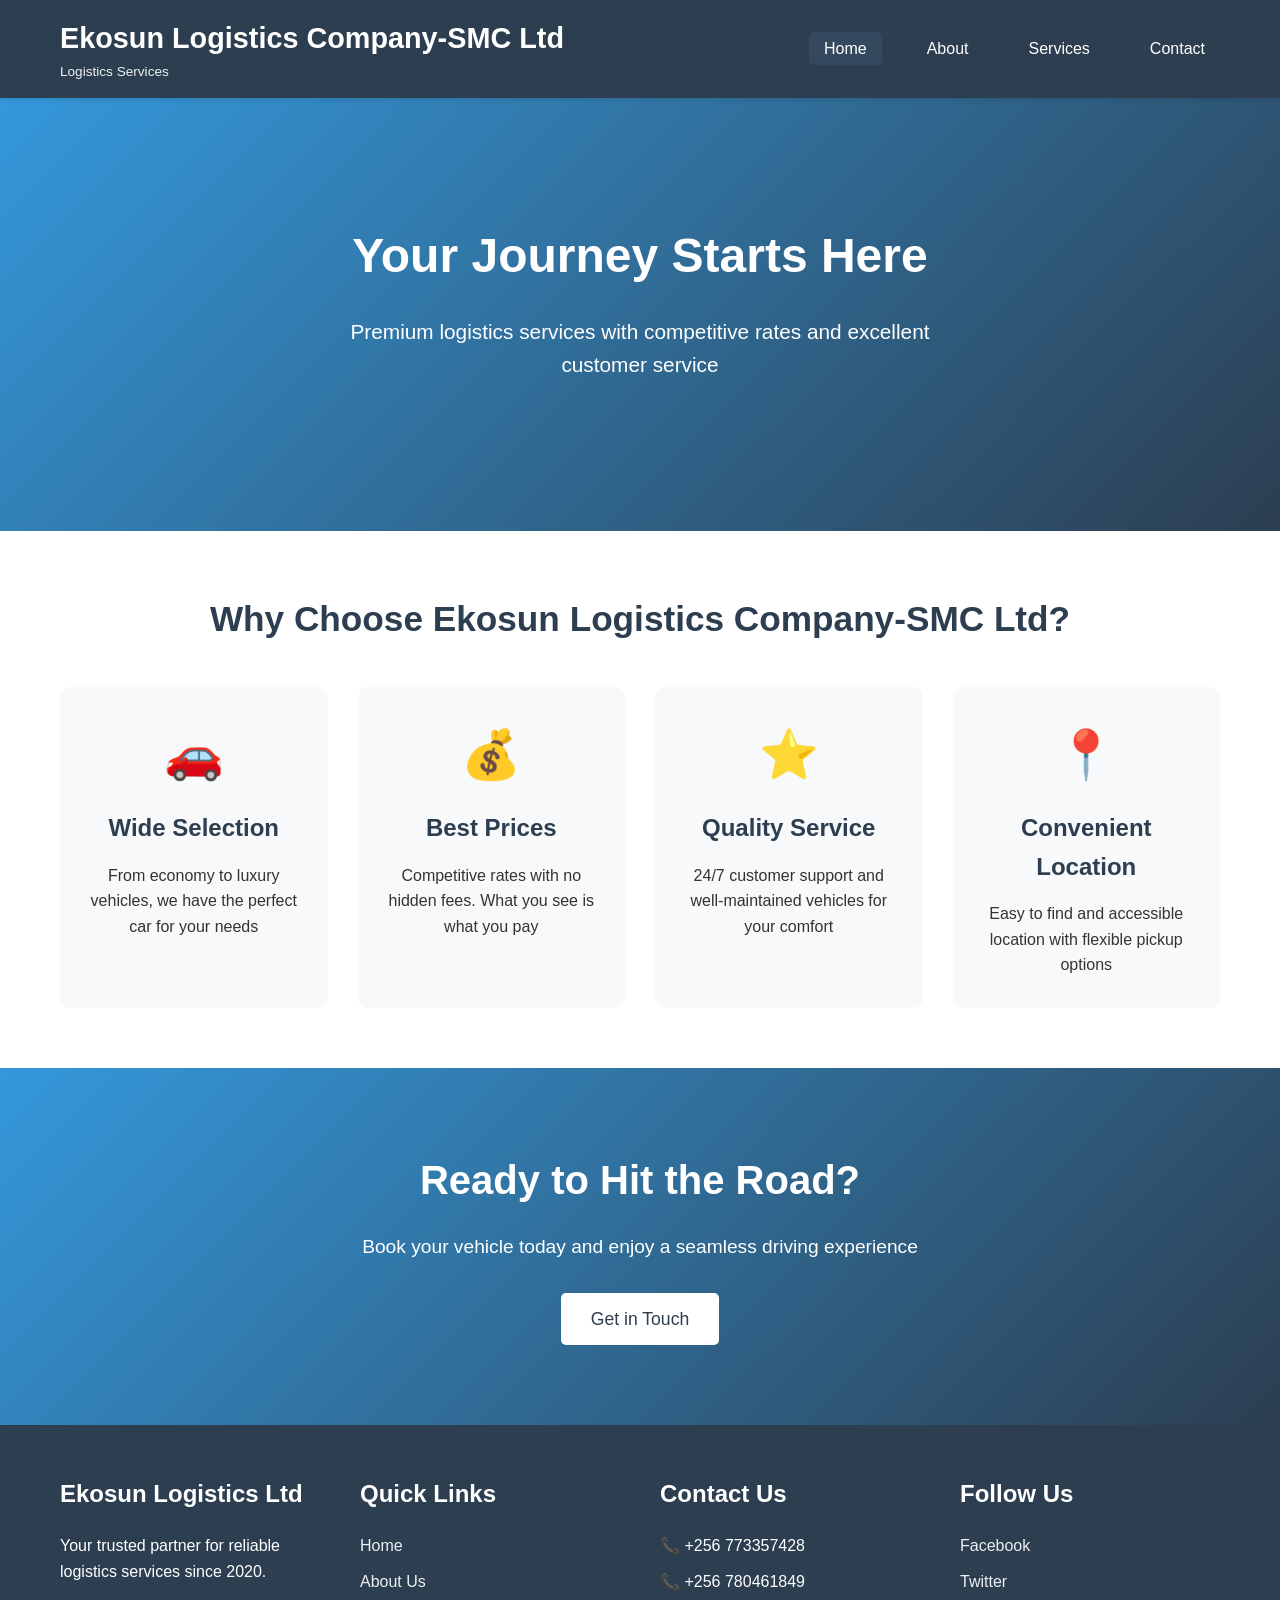
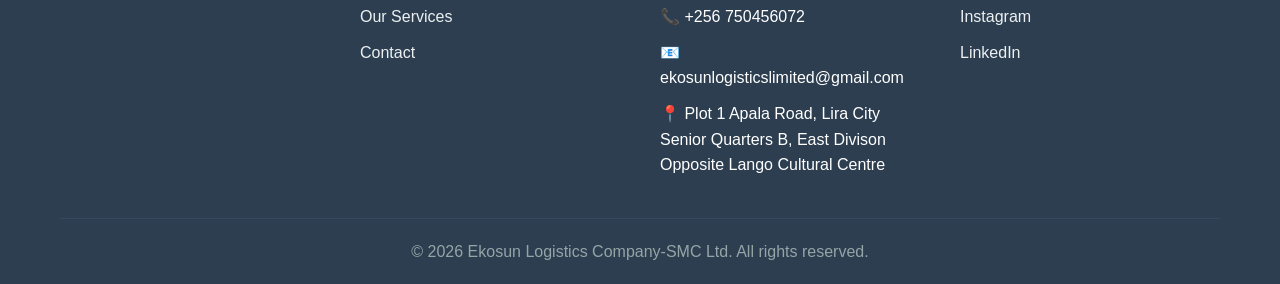
<file: index.html>
<!DOCTYPE html>
<html lang="en">
<head>
    <meta charset="UTF-8">
    <meta name="viewport" content="width=device-width, initial-scale=1.0">
    <title>Ekosun Logistics Company-SMC Ltd - Your Trusted Car Rental Partner</title>
    <link rel="stylesheet" href="styles.css">
</head>
<body>
    <!-- NAVIGATION BAR -->
    <!-- Sticky navigation that stays at top when scrolling -->
    <nav class="navbar">
        <div class="container">
            <div class="logo">
                <h1>Ekosun Logistics Company-SMC Ltd</h1>
                <p class="tagline">Logistics Services</p>
            </div>
            <ul class="nav-links">
                <li><a href="index.html" class="active">Home</a></li>
                <li><a href="about.html">About</a></li>
                <li><a href="services.html">Services</a></li>
                <li><a href="contact.html">Contact</a></li>
            </ul>
        </div>
    </nav>

    <!-- HERO SECTION -->
    <!-- Main banner with call-to-action -->
    <section class="hero">
        <div class="hero-content">
            <h2>Your Journey Starts Here</h2>
            <p>Premium logistics services with competitive rates and excellent customer service</p>
        </div>
    </section>

    <!-- FEATURES SECTION -->
    <!-- Highlight key benefits of the service -->
    <section class="features">
        <div class="container">
            <h2 class="section-title">Why Choose Ekosun Logistics Company-SMC Ltd?</h2>
            <div class="features-grid">
                <div class="feature-card">
                    <div class="icon">🚗</div>
                    <h3>Wide Selection</h3>
                    <p>From economy to luxury vehicles, we have the perfect car for your needs</p>
                </div>
                <div class="feature-card">
                    <div class="icon">💰</div>
                    <h3>Best Prices</h3>
                    <p>Competitive rates with no hidden fees. What you see is what you pay</p>
                </div>
                <div class="feature-card">
                    <div class="icon">⭐</div>
                    <h3>Quality Service</h3>
                    <p>24/7 customer support and well-maintained vehicles for your comfort</p>
                </div>
                <div class="feature-card">
                    <div class="icon">📍</div>
                    <h3>Convenient Location</h3>
                    <p>Easy to find and accessible location with flexible pickup options</p>
                </div>
            </div>
        </div>
    </section>

    <!-- CALL TO ACTION SECTION -->
    <section class="cta-section">
        <div class="container">
            <h2>Ready to Hit the Road?</h2>
            <p>Book your vehicle today and enjoy a seamless driving experience</p>
            <a href="contact.html" class="btn-secondary">Get in Touch</a>
        </div>
    </section>

    <!-- FOOTER -->
    <!-- Company information and socials links -->
    <footer class="footer">
        <div class="container">
            <div class="footer-grid">
                <div class="footer-column">
                    <h3>Ekosun Logistics Ltd</h3>
                    <p>Your trusted partner for reliable logistics services since 2020.</p>
                </div>
                
                <div class="footer-column">
                    <h3>Quick Links</h3>
                    <ul>
                        <li><a href="index.html">Home</a></li>
                        <li><a href="about.html">About Us</a></li>
                        <li><a href="services.html">Our Services</a></li>
                        <li><a href="contact.html">Contact</a></li>
                    </ul>
                </div>
                
                <div class="footer-column">
                    <h3>Contact Us</h3>
                    <p>📞 +256 773357428</p>
                    <p>📞 +256 780461849</p>
                    <p>📞 +256 750456072</p>

                    <p>📧 ekosunlogisticslimited@gmail.com</p>
                    <p>📍 Plot 1 Apala Road, Lira City<br>Senior Quarters B, East Divison<br>Opposite Lango Cultural Centre</p>
                </div>
                
                <div class="footer-column">
                    <h3>Follow Us</h3>
                    <div class="social-links">
                        <a href="https://facebook.com" target="_blank" class="social-icon">Facebook</a>
                        <a href="https://twitter.com" target="_blank" class="social-icon">Twitter</a>
                        <a href="https://instagram.com" target="_blank" class="social-icon">Instagram</a>
                        <a href="https://linkedin.com" target="_blank" class="social-icon">LinkedIn</a>
                    </div>
                </div>
            </div>
            
            <div class="footer-bottom">
                <p>&copy; 2026 Ekosun Logistics Company-SMC Ltd. All rights reserved.</p>
            </div>
        </div>
    </footer>
</body>
</html>
</file>
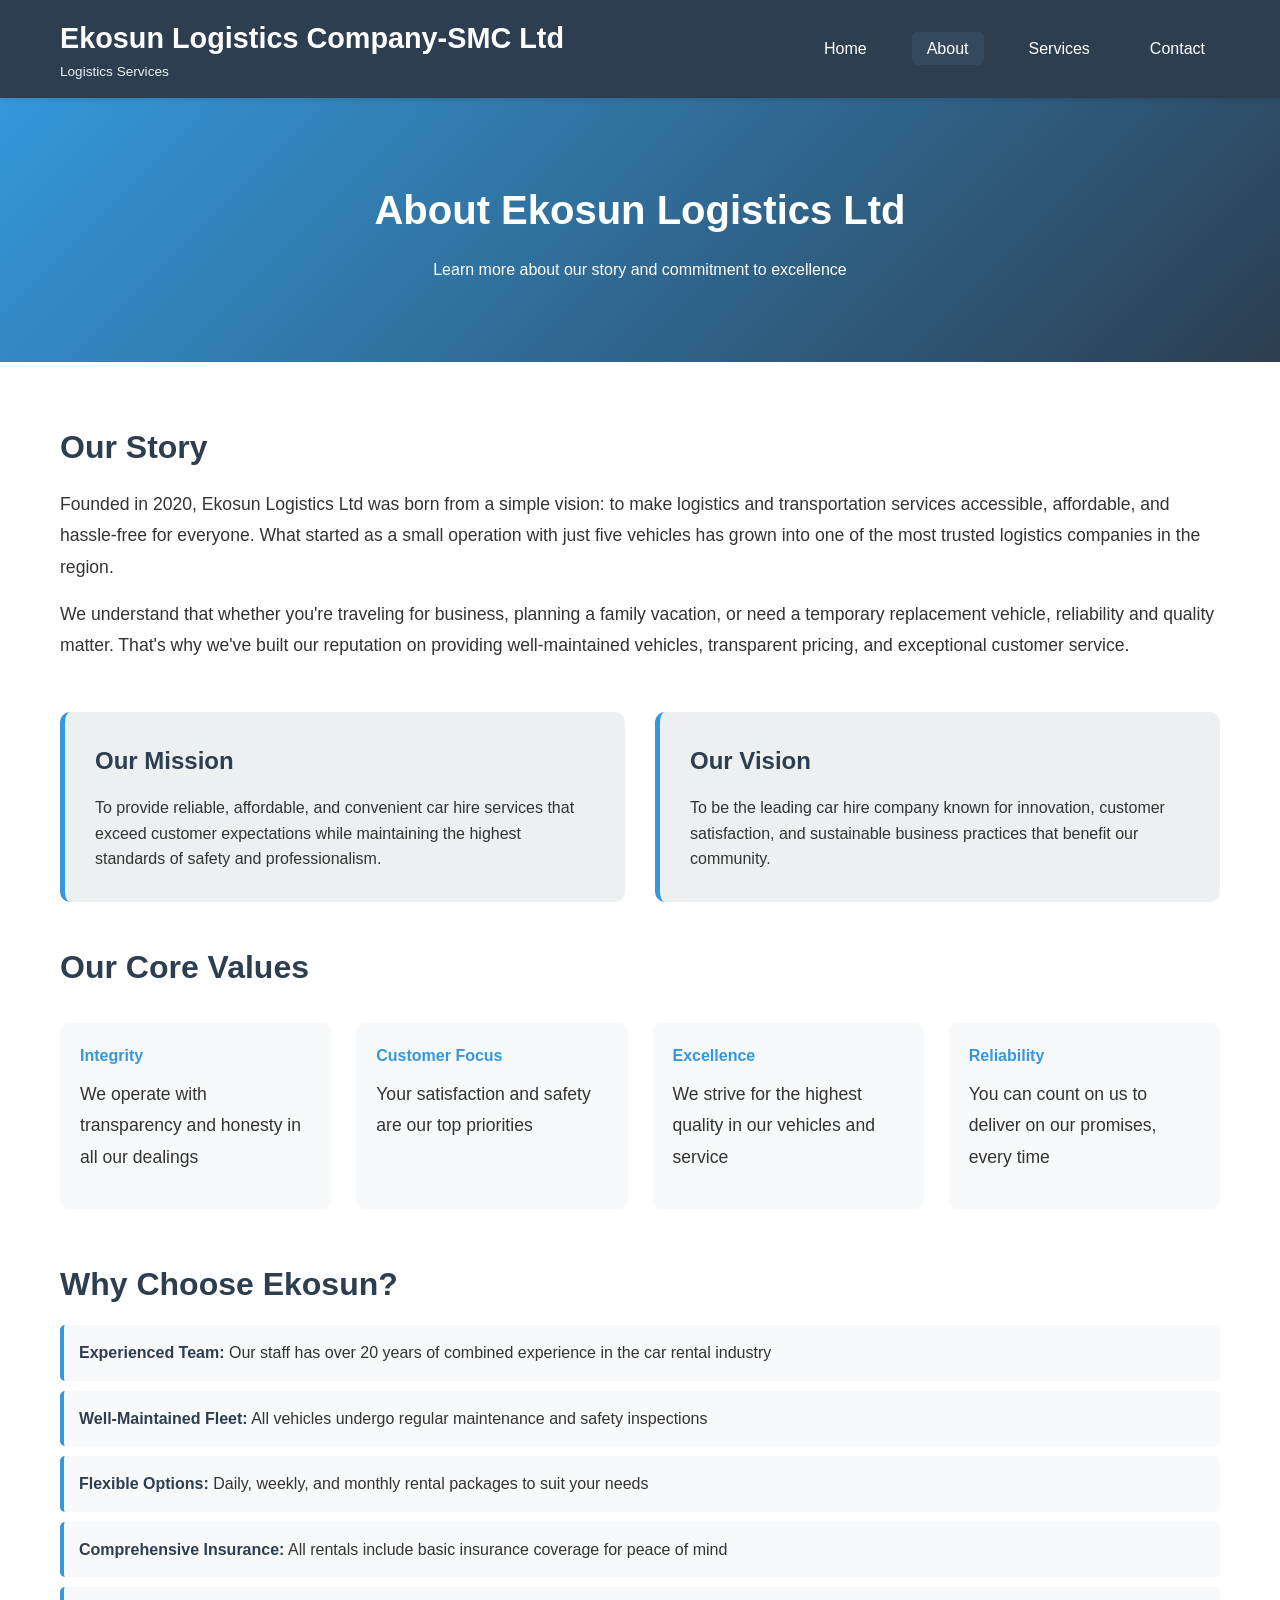
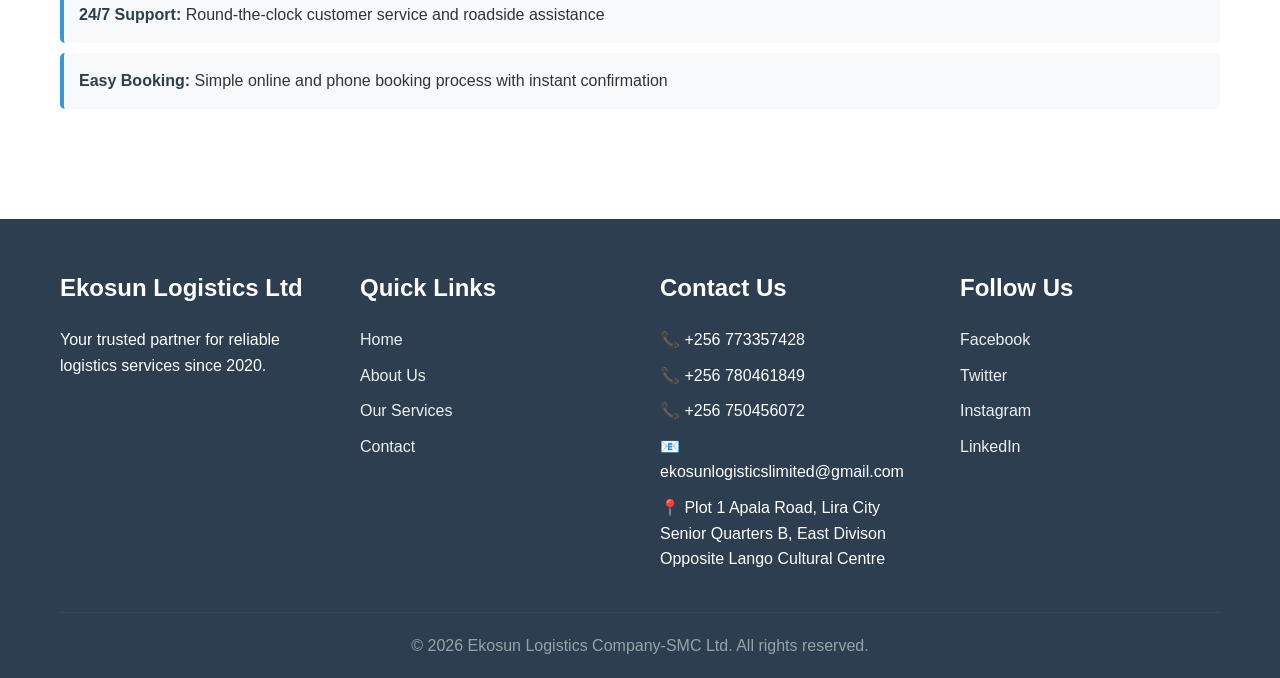
<file: about.html>
<!DOCTYPE html>
<html lang="en">
<head>
    <meta charset="UTF-8">
    <meta name="viewport" content="width=device-width, initial-scale=1.0">
    <title>About Us - Ekosun Logistics Company-SMC Ltd</title>
    <link rel="stylesheet" href="styles.css">
</head>
<body>
    <!-- NAVIGATION BAR -->
    <nav class="navbar">
        <div class="container">
            <div class="logo">
                <h1>Ekosun Logistics Company-SMC Ltd</h1>
                <p class="tagline">Logistics Services</p>
            </div>
            <ul class="nav-links">
                <li><a href="index.html">Home</a></li>
                <li><a href="about.html" class="active">About</a></li>
                <li><a href="services.html">Services</a></li>
                <li><a href="contact.html">Contact</a></li>
            </ul>
        </div>
    </nav>

    <!-- PAGE HEADER -->
    <section class="page-header">
        <div class="container">
            <h1>About Ekosun Logistics Ltd</h1>
            <p>Learn more about our story and commitment to excellence</p>
        </div>
    </section>

    <!-- COMPANY PROFILE SECTION -->
    <section class="about-content">
        <div class="container">
            <!-- Our Story -->
            <div class="content-block">
                <h2>Our Story</h2>
                <p>Founded in 2020, Ekosun Logistics Ltd was born from a simple vision: to make logistics and transportation services accessible, affordable, and hassle-free for everyone. What started as a small operation with just five vehicles has grown into one of the most trusted logistics companies in the region.</p>
                <p>We understand that whether you're traveling for business, planning a family vacation, or need a temporary replacement vehicle, reliability and quality matter. That's why we've built our reputation on providing well-maintained vehicles, transparent pricing, and exceptional customer service.</p>
            </div>

            <!-- Mission & Vision -->
            <div class="mission-vision">
                <div class="mv-card">
                    <h3>Our Mission</h3>
                    <p>To provide reliable, affordable, and convenient car hire services that exceed customer expectations while maintaining the highest standards of safety and professionalism.</p>
                </div>
                <div class="mv-card">
                    <h3>Our Vision</h3>
                    <p>To be the leading car hire company known for innovation, customer satisfaction, and sustainable business practices that benefit our community.</p>
                </div>
            </div>

            <!-- Core Values -->
            <div class="content-block">
                <h2>Our Core Values</h2>
                <div class="values-grid">
                    <div class="value-item">
                        <h4>Integrity</h4>
                        <p>We operate with transparency and honesty in all our dealings</p>
                    </div>
                    <div class="value-item">
                        <h4>Customer Focus</h4>
                        <p>Your satisfaction and safety are our top priorities</p>
                    </div>
                    <div class="value-item">
                        <h4>Excellence</h4>
                        <p>We strive for the highest quality in our vehicles and service</p>
                    </div>
                    <div class="value-item">
                        <h4>Reliability</h4>
                        <p>You can count on us to deliver on our promises, every time</p>
                    </div>
                </div>
            </div>

            <!-- Why Choose Us -->
            <div class="content-block">
                <h2>Why Choose Ekosun?</h2>
                <ul class="benefits-list">
                    <li><strong>Experienced Team:</strong> Our staff has over 20 years of combined experience in the car rental industry</li>
                    <li><strong>Well-Maintained Fleet:</strong> All vehicles undergo regular maintenance and safety inspections</li>
                    <li><strong>Flexible Options:</strong> Daily, weekly, and monthly rental packages to suit your needs</li>
                    <li><strong>Comprehensive Insurance:</strong> All rentals include basic insurance coverage for peace of mind</li>
                    <li><strong>24/7 Support:</strong> Round-the-clock customer service and roadside assistance</li>
                    <li><strong>Easy Booking:</strong> Simple online and phone booking process with instant confirmation</li>
                </ul>
            </div>
        </div>
    </section>

    <!-- FOOTER -->
    <footer class="footer">
        <div class="container">
            <div class="footer-grid">
                <div class="footer-column">
                    <h3>Ekosun Logistics Ltd</h3>
                    <p>Your trusted partner for reliable logistics services since 2020.</p>
                </div>
                
                <div class="footer-column">
                    <h3>Quick Links</h3>
                    <ul>
                        <li><a href="index.html">Home</a></li>
                        <li><a href="about.html">About Us</a></li>
                        <li><a href="services.html">Our Services</a></li>
                        <li><a href="contact.html">Contact</a></li>
                    </ul>
                </div>
                
                <div class="footer-column">
                    <h3>Contact Us</h3>
                    <p>📞 +256 773357428</p>
                    <p>📞 +256 780461849</p>
                    <p>📞 +256 750456072</p>

                    <p>📧 ekosunlogisticslimited@gmail.com</p>
                    <p>📍 Plot 1 Apala Road, Lira City<br>Senior Quarters B, East Divison<br>Opposite Lango Cultural Centre</p>
                </div>
                
                <div class="footer-column">
                    <h3>Follow Us</h3>
                    <div class="social-links">
                        <a href="https://facebook.com" target="_blank" class="social-icon">Facebook</a>
                        <a href="https://twitter.com" target="_blank" class="social-icon">Twitter</a>
                        <a href="https://instagram.com" target="_blank" class="social-icon">Instagram</a>
                        <a href="https://linkedin.com" target="_blank" class="social-icon">LinkedIn</a>
                    </div>
                </div>
            </div>
            
            <div class="footer-bottom">
                <p>&copy; 2026 Ekosun Logistics Company-SMC Ltd. All rights reserved.</p>
            </div>
        </div>
    </footer>
</body>
</html>
</file>
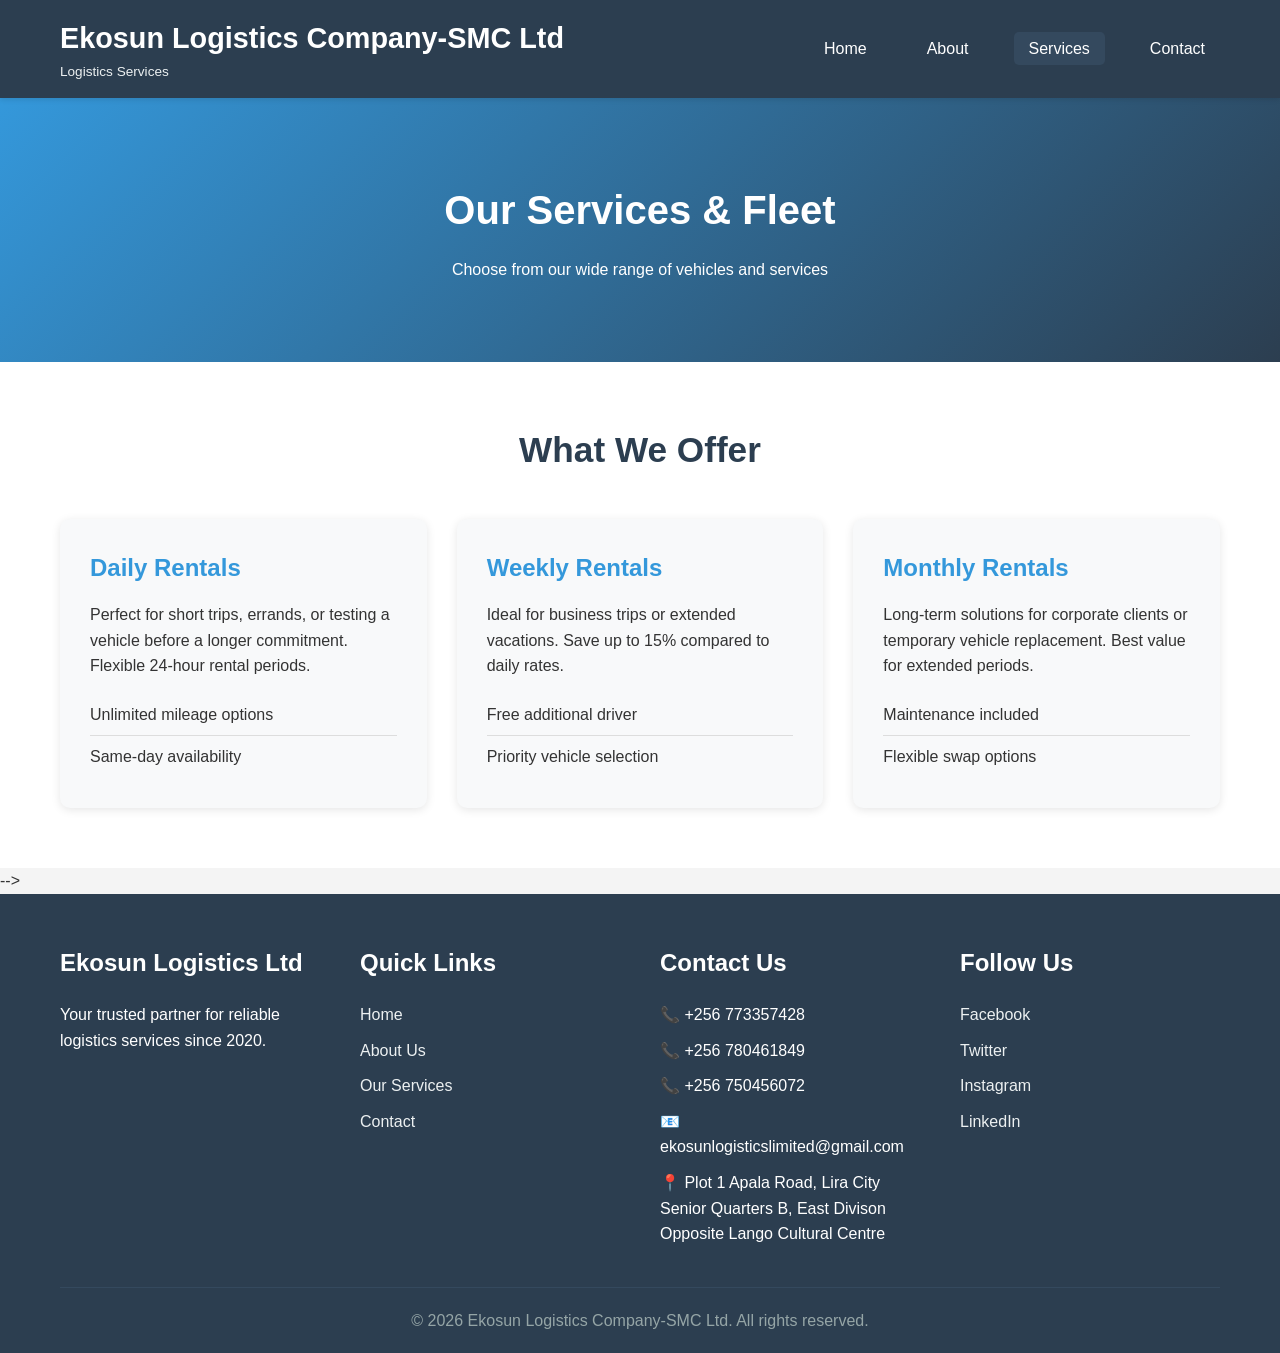
<file: services.html>
<!DOCTYPE html>
<html lang="en">
<head>
    <meta charset="UTF-8">
    <meta name="viewport" content="width=device-width, initial-scale=1.0">
    <title>Our Services - Ekosun Logistics Company-SMC Ltd</title>
    <link rel="stylesheet" href="styles.css">
</head>
<body>
    <!-- NAVIGATION BAR -->
    <nav class="navbar">
        <div class="container">
            <div class="logo">
                <h1>Ekosun Logistics Company-SMC Ltd</h1>
                <p class="tagline">Logistics Services</p>
            </div>
            <ul class="nav-links">
                <li><a href="index.html">Home</a></li>
                <li><a href="about.html">About</a></li>
                <li><a href="services.html" class="active">Services</a></li>
                <li><a href="contact.html">Contact</a></li>
            </ul>
        </div>
    </nav>

    <!-- PAGE HEADER -->
    <section class="page-header">
        <div class="container">
            <h1>Our Services & Fleet</h1>
            <p>Choose from our wide range of vehicles and services</p>
        </div>
    </section>

    <!-- SERVICES OVERVIEW -->
    <section class="services-section">
        <div class="container">
            <h2 class="section-title">What We Offer</h2>
            
            <!-- Service Categories -->
            <div class="services-grid">
                <div class="service-card">
                    <h3>Daily Rentals</h3>
                    <p>Perfect for short trips, errands, or testing a vehicle before a longer commitment. Flexible 24-hour rental periods.</p>
                    <ul>
                        <!-- <li>Starting from UGX120000/day</li> -->
                        <li>Unlimited mileage options</li>
                        <li>Same-day availability</li>
                    </ul>
                </div>

                <div class="service-card">
                    <h3>Weekly Rentals</h3>
                    <p>Ideal for business trips or extended vacations. Save up to 15% compared to daily rates.</p>
                    <ul>
                        <!-- <li>Starting from UGX600,000/week</li> -->
                        <li>Free additional driver</li>
                        <li>Priority vehicle selection</li>
                    </ul>
                </div>

                <div class="service-card">
                    <h3>Monthly Rentals</h3>
                    <p>Long-term solutions for corporate clients or temporary vehicle replacement. Best value for extended periods.</p>
                    <ul>
                        <!-- <li>Starting from UGX2,000,000/month</li> -->
                        <li>Maintenance included</li>
                        <li>Flexible swap options</li>
                    </ul>
                </div>

                <!-- <div class="service-card">
                    <h3>Airport Transfers</h3>
                    <p>Convenient pickup and drop-off services at the airport. Pre-book for guaranteed availability.</p>
                    <ul>
                        <li>Meet & greet service</li>
                        <li>Flight tracking</li>
                        <li>24/7 availability</li>
                    </ul>
                </div> -->
            </div>
        </div>
    </section>

    <!-- VEHICLE FLEET -->
    <!-- <section class="fleet-section">
        <div class="container">
            <h2 class="section-title">Our Vehicle Fleet</h2>
            
            <div class="fleet-grid">
                 Economy Cars -->
                <!-- <div class="vehicle-card">
                    <div class="vehicle-category">Economy</div>
                    <h3>Compact & Sedan</h3>
                    <p class="vehicle-description">Perfect for city driving and fuel efficiency</p>
                    <div class="vehicle-features">
                        <span>🚗 5 Seats</span>
                        <span>🎒 2 Bags</span>
                        <span>⚙️ Manual/Auto</span>
                    </div>
                    <p class="price">From $30/day</p>
                    <p class="vehicle-examples"><em>Examples: Toyota Corolla, Honda Civic</em></p>
                </div> -->

                <!-- Mid-Size Cars -->
                <!-- <div class="vehicle-card">
                    <div class="vehicle-category">Mid-Size</div>
                    <h3>Family Sedans</h3>
                    <p class="vehicle-description">Comfortable space for family trips</p>
                    <div class="vehicle-features">
                        <span>🚗 5 Seats</span>
                        <span>🎒 3 Bags</span>
                        <span>⚙️ Automatic</span>
                    </div>
                    <p class="price">From $45/day</p>
                    <p class="vehicle-examples"><em>Examples: Toyota Camry, Honda Accord</em></p>
                </div> -->

                <!-- SUVs -->
                <!-- <div class="vehicle-card">
                    <div class="vehicle-category">SUV</div>
                    <h3>Sport Utility Vehicles</h3>
                    <p class="vehicle-description">Spacious and versatile for any adventure</p>
                    <div class="vehicle-features">
                        <span>🚗 7 Seats</span>
                        <span>🎒 4 Bags</span>
                        <span>⚙️ 4WD Available</span>
                    </div>
                    <p class="price">From $65/day</p>
                    <p class="vehicle-examples"><em>Examples: Toyota RAV4, Honda CR-V</em></p>
                </div> -->

                <!-- Luxury Cars -->
                <!-- <div class="vehicle-card">
                    <div class="vehicle-category">Luxury</div>
                    <h3>Premium Vehicles</h3>
                    <p class="vehicle-description">Arrive in style with our premium fleet</p>
                    <div class="vehicle-features">
                        <span>🚗 5 Seats</span>
                        <span>🎒 3 Bags</span>
                        <span>⚙️ Automatic</span>
                    </div>
                    <p class="price">From $100/day</p>
                    <p class="vehicle-examples"><em>Examples: Mercedes-Benz, BMW</em></p>
                </div> -->

                <!-- Vans -->
                <!-- <div class="vehicle-card">
                    <div class="vehicle-category">Van</div>
                    <h3>Passenger Vans</h3>
                    <p class="vehicle-description">Perfect for large groups and events</p>
                    <div class="vehicle-features">
                        <span>🚗 12+ Seats</span>
                        <span>🎒 6 Bags</span>
                        <span>⚙️ Automatic</span>
                    </div>
                    <p class="price">From $80/day</p>
                    <p class="vehicle-examples"><em>Examples: Toyota Hiace, Mercedes Sprinter</em></p>
                </div> -->

                <!-- Pickups -->
                <!-- <div class="vehicle-card">
                    <div class="vehicle-category">Pickup</div>
                    <h3>Pickup Trucks</h3>
                    <p class="vehicle-description">Ideal for moving cargo and equipment</p>
                    <div class="vehicle-features">
                        <span>🚗 5 Seats</span>
                        <span>📦 Large Bed</span>
                        <span>⚙️ 4WD Available</span>
                    </div>
                    <p class="price">From $70/day</p>
                    <p class="vehicle-examples"><em>Examples: Toyota Hilux, Ford Ranger</em></p>
                </div> -->
            </div>
        </div>
    </section> -->

    <!-- ADDITIONAL SERVICES - COMMENTED OUT
    <section class="extras-section">
        <div class="container">
            <h2 class="section-title">Additional Services</h2>
            <div class="extras-grid">
                <div class="extra-item">
                    <h4>📱 GPS Navigation</h4>
                    <p>Never get lost with our GPS units - $5/day</p>
                </div>
                <div class="extra-item">
                    <h4>👶 Child Seats</h4>
                    <p>Safety seats for infants and children - $10/rental</p>
                </div>
                <div class="extra-item">
                    <h4>🛡️ Full Insurance</h4>
                    <p>Comprehensive coverage for complete peace of mind</p>
                </div>
                <div class="extra-item">
                    <h4>🚗 Additional Driver</h4>
                    <p>Add extra drivers to your rental - $5/day</p>
                </div>
                <div class="extra-item">
                    <h4>⛽ Fuel Options</h4>
                    <p>Pre-purchase fuel or return with a full tank</p>
                </div>
                <div class="extra-item">
                    <h4>🔧 Roadside Assistance</h4>
                    <p>24/7 emergency support included with all rentals</p>
                </div>
            </div>
        </div>
    </section> -->

    <!-- FOOTER -->
    <footer class="footer">
        <div class="container">
            <div class="footer-grid">
                <div class="footer-column">
                    <h3>Ekosun Logistics Ltd</h3>
                    <p>Your trusted partner for reliable logistics services since 2020.</p>
                </div>
                
                <div class="footer-column">
                    <h3>Quick Links</h3>
                    <ul>
                        <li><a href="index.html">Home</a></li>
                        <li><a href="about.html">About Us</a></li>
                        <li><a href="services.html">Our Services</a></li>
                        <li><a href="contact.html">Contact</a></li>
                    </ul>
                </div>
                
                <div class="footer-column">
                    <h3>Contact Us</h3>
                    <p>📞 +256 773357428</p>
                    <p>📞 +256 780461849</p>
                    <p>📞 +256 750456072</p>

                    <p>📧 ekosunlogisticslimited@gmail.com</p>
                    <p>📍 Plot 1 Apala Road, Lira City<br>Senior Quarters B, East Divison<br>Opposite Lango Cultural Centre</p>
                </div>
                
                <div class="footer-column">
                    <h3>Follow Us</h3>
                    <div class="social-links">
                        <a href="https://facebook.com" target="_blank" class="social-icon">Facebook</a>
                        <a href="https://twitter.com" target="_blank" class="social-icon">Twitter</a>
                        <a href="https://instagram.com" target="_blank" class="social-icon">Instagram</a>
                        <a href="https://linkedin.com" target="_blank" class="social-icon">LinkedIn</a>
                    </div>
                </div>
            </div>
            
            <div class="footer-bottom">
                <p>&copy; 2026 Ekosun Logistics Company-SMC Ltd. All rights reserved.</p>
            </div>
        </div>
    </footer>
</body>
</html>
</file>
<file: styles.css>
/* ==========================================
   EKOSUN LOGISTICS COMPANY-SMC LTD WEBSITE STYLES
   ==========================================
   
   This CSS file contains all styles for the website.
   The file is organized into sections for easy navigation:
   
   1. GLOBAL STYLES - Base settings for the entire site
   2. NAVIGATION - Header and menu styles
   3. HERO SECTION - Homepage banner
   4. FEATURES - Homepage feature cards
   5. CONTENT SECTIONS - General page content
   6. SERVICES PAGE - Service cards and vehicle fleet
   7. CONTACT PAGE - Contact form and information
   8. FOOTER - Footer styles
   9. UTILITIES - Helper classes
   10. RESPONSIVE DESIGN - Mobile and tablet adjustments
   
   ========================================== */

/* ==========================================
   1. GLOBAL STYLES
   ========================================== */

/* Reset default browser styles and set base font */
* {
    margin: 0;
    padding: 0;
    box-sizing: border-box;
}

body {
    font-family: 'Segoe UI', Tahoma, Geneva, Verdana, sans-serif;
    line-height: 1.6;
    color: #333;
    background-color: #f4f4f4;
}

/* Container for centered content with max width */
.container {
    max-width: 1200px;
    margin: 0 auto;
    padding: 0 20px;
}

/* Section spacing */
section {
    padding: 60px 0;
}

/* Headings */
h1, h2, h3, h4, h5, h6 {
    margin-bottom: 15px;
    color: #2c3e50;
}

h1 { font-size: 2.5rem; }
h2 { font-size: 2rem; }
h3 { font-size: 1.5rem; }

/* Links */
a {
    text-decoration: none;
    color: inherit;
}

/* Section titles */
.section-title {
    text-align: center;
    margin-bottom: 40px;
    font-size: 2.2rem;
    color: #2c3e50;
}

/* ==========================================
   2. NAVIGATION
   ========================================== */

.navbar {
    background-color: #2c3e50;
    color: white;
    padding: 15px 0;
    position: sticky;
    top: 0;
    z-index: 1000;
    box-shadow: 0 2px 5px rgba(0,0,0,0.1);
}

.navbar .container {
    display: flex;
    justify-content: space-between;
    align-items: center;
}

/* Logo section */
.logo h1 {
    color: white;
    margin: 0;
    font-size: 1.8rem;
}

.tagline {
    color: #ecf0f1;
    font-size: 0.85rem;
    margin: 0;
}

/* Navigation links */
.nav-links {
    display: flex;
    list-style: none;
    gap: 30px;
}

.nav-links a {
    color: white;
    padding: 8px 15px;
    border-radius: 5px;
    transition: background-color 0.3s;
}

.nav-links a:hover,
.nav-links a.active {
    background-color: #34495e;
}

/* ==========================================
   3. HERO SECTION (Homepage)
   ========================================== */

.hero {
    background: linear-gradient(135deg, #3498db, #2c3e50);
    color: white;
    padding: 120px 0;
    text-align: center;
}

.hero-content h2 {
    color: white;
    font-size: 3rem;
    margin-bottom: 20px;
}

.hero-content p {
    font-size: 1.3rem;
    margin-bottom: 30px;
    max-width: 600px;
    margin-left: auto;
    margin-right: auto;
}

/* Button styles */
.btn-primary,
.btn-secondary {
    display: inline-block;
    padding: 12px 30px;
    border-radius: 5px;
    font-size: 1.1rem;
    transition: all 0.3s;
    cursor: pointer;
    border: none;
}

.btn-primary {
    background-color: #3498db;
    color: white;
}

.btn-primary:hover {
    background-color: #2980b9;
    transform: translateY(-2px);
    box-shadow: 0 5px 15px rgba(0,0,0,0.2);
}

.btn-secondary {
    background-color: white;
    color: #2c3e50;
}

.btn-secondary:hover {
    background-color: #ecf0f1;
}

/* ==========================================
   4. FEATURES SECTION
   ========================================== */

.features {
    background-color: white;
}

.features-grid {
    display: grid;
    grid-template-columns: repeat(auto-fit, minmax(250px, 1fr));
    gap: 30px;
}

.feature-card {
    background-color: #f8f9fa;
    padding: 30px;
    border-radius: 10px;
    text-align: center;
    transition: transform 0.3s, box-shadow 0.3s;
}

.feature-card:hover {
    transform: translateY(-5px);
    box-shadow: 0 5px 20px rgba(0,0,0,0.1);
}

.feature-card .icon {
    font-size: 3rem;
    margin-bottom: 15px;
}

/* ==========================================
   5. CONTENT SECTIONS (About page)
   ========================================== */

.page-header {
    background: linear-gradient(135deg, #3498db, #2c3e50);
    color: white;
    padding: 80px 0;
    text-align: center;
}

.page-header h1 {
    color: white;
    font-size: 2.5rem;
}

.about-content {
    background-color: white;
}

.content-block {
    margin-bottom: 50px;
}

.content-block p {
    margin-bottom: 15px;
    font-size: 1.1rem;
    line-height: 1.8;
}

/* Mission and Vision cards */
.mission-vision {
    display: grid;
    grid-template-columns: repeat(auto-fit, minmax(300px, 1fr));
    gap: 30px;
    margin: 40px 0;
}

.mv-card {
    background-color: #ecf0f1;
    padding: 30px;
    border-radius: 10px;
    border-left: 5px solid #3498db;
}

/* Values grid */
.values-grid {
    display: grid;
    grid-template-columns: repeat(auto-fit, minmax(250px, 1fr));
    gap: 25px;
    margin-top: 30px;
}

.value-item {
    background-color: #f8f9fa;
    padding: 20px;
    border-radius: 8px;
}

.value-item h4 {
    color: #3498db;
    margin-bottom: 10px;
}

/* Benefits list */
.benefits-list {
    list-style: none;
    padding: 0;
}

.benefits-list li {
    padding: 15px;
    margin-bottom: 10px;
    background-color: #f8f9fa;
    border-radius: 5px;
    border-left: 4px solid #3498db;
}

.benefits-list strong {
    color: #2c3e50;
}

/* ==========================================
   6. SERVICES PAGE
   ========================================== */

.services-section,
.fleet-section,
.extras-section {
    background-color: white;
}

.services-grid {
    display: grid;
    grid-template-columns: repeat(auto-fit, minmax(280px, 1fr));
    gap: 30px;
    margin-top: 40px;
}

.service-card {
    background-color: #f8f9fa;
    padding: 30px;
    border-radius: 10px;
    box-shadow: 0 2px 10px rgba(0,0,0,0.1);
    transition: transform 0.3s;
}

.service-card:hover {
    transform: translateY(-5px);
}

.service-card h3 {
    color: #3498db;
    margin-bottom: 15px;
}

.service-card ul {
    list-style: none;
    padding: 0;
    margin-top: 15px;
}

.service-card ul li {
    padding: 8px 0;
    border-bottom: 1px solid #ddd;
}

.service-card ul li:last-child {
    border-bottom: none;
}

/* Vehicle fleet */
.fleet-grid {
    display: grid;
    grid-template-columns: repeat(auto-fit, minmax(300px, 1fr));
    gap: 30px;
    margin-top: 40px;
}

.vehicle-card {
    background-color: white;
    border: 2px solid #ecf0f1;
    border-radius: 10px;
    padding: 25px;
    transition: all 0.3s;
}

.vehicle-card:hover {
    border-color: #3498db;
    box-shadow: 0 5px 15px rgba(0,0,0,0.1);
}

.vehicle-category {
    background-color: #3498db;
    color: white;
    display: inline-block;
    padding: 5px 15px;
    border-radius: 20px;
    font-size: 0.85rem;
    margin-bottom: 10px;
}

.vehicle-description {
    color: #7f8c8d;
    margin: 10px 0;
}

.vehicle-features {
    display: flex;
    gap: 15px;
    margin: 15px 0;
    flex-wrap: wrap;
}

.vehicle-features span {
    font-size: 0.9rem;
    color: #555;
}

.price {
    font-size: 1.5rem;
    color: #e74c3c;
    font-weight: bold;
    margin: 15px 0;
}

.vehicle-examples {
    font-size: 0.9rem;
    color: #7f8c8d;
}

/* Extras section */
.extras-grid {
    display: grid;
    grid-template-columns: repeat(auto-fit, minmax(250px, 1fr));
    gap: 25px;
    margin-top: 30px;
}

.extra-item {
    background-color: #f8f9fa;
    padding: 20px;
    border-radius: 8px;
    text-align: center;
}

.extra-item h4 {
    color: #2c3e50;
    margin-bottom: 10px;
}

/* ==========================================
   7. CONTACT PAGE
   ========================================== */

.contact-section {
    background-color: white;
}

.contact-wrapper {
    display: grid;
    grid-template-columns: 1fr 1fr;
    gap: 50px;
}

/* Contact Form */
.contact-form-container h2,
.contact-info-container h2 {
    color: #2c3e50;
    margin-bottom: 20px;
}

.contact-form {
    display: flex;
    flex-direction: column;
    gap: 20px;
}

.form-group {
    display: flex;
    flex-direction: column;
}

.form-group label {
    margin-bottom: 8px;
    color: #2c3e50;
    font-weight: 500;
}

.form-group input,
.form-group select,
.form-group textarea {
    padding: 12px;
    border: 2px solid #ecf0f1;
    border-radius: 5px;
    font-size: 1rem;
    font-family: inherit;
    transition: border-color 0.3s;
}

.form-group input:focus,
.form-group select:focus,
.form-group textarea:focus {
    outline: none;
    border-color: #3498db;
}

.form-group textarea {
    resize: vertical;
    min-height: 120px;
}

/* Contact Information */
.contact-info-item {
    display: flex;
    gap: 20px;
    margin-bottom: 30px;
    padding: 20px;
    background-color: #f8f9fa;
    border-radius: 8px;
}

.info-icon {
    font-size: 2rem;
    flex-shrink: 0;
}

.info-content h4 {
    color: #3498db;
    margin-bottom: 8px;
}

.contact-social {
    margin-top: 30px;
}

.contact-social h4 {
    margin-bottom: 15px;
}

/* Map Section */
.map-section {
    background-color: #e0e0e0;
}

.map-container {
    width: 100%;
    height: 450px;
    border-radius: 10px;
    overflow: hidden;
    box-shadow: 0 2px 10px rgba(0,0,0,0.1);
}

.map-placeholder {
    width: 100%;
    height: 100%;
    background-color: #ecf0f1;
    display: flex;
    flex-direction: column;
    align-items: center;
    justify-content: center;
    text-align: center;
    padding: 40px;
}

.map-placeholder p:first-child {
    font-size: 3rem;
    margin-bottom: 20px;
}

/* ==========================================
   8. FOOTER
   ========================================== */

.footer {
    background-color: #2c3e50;
    color: white;
    padding: 50px 0 20px;
}

.footer-grid {
    display: grid;
    grid-template-columns: repeat(auto-fit, minmax(250px, 1fr));
    gap: 40px;
    margin-bottom: 30px;
}

.footer-column h3 {
    color: white;
    margin-bottom: 20px;
}

.footer-column p {
    margin-bottom: 10px;
}

.footer-column ul {
    list-style: none;
}

.footer-column ul li {
    margin-bottom: 10px;
}

.footer-column ul li a {
    color: #ecf0f1;
    transition: color 0.3s;
}

.footer-column ul li a:hover {
    color: #3498db;
}

/* Social Links */
.social-links {
    display: flex;
    flex-direction: column;
    gap: 10px;
}

.social-icon {
    color: #ecf0f1;
    transition: color 0.3s;
}

.social-icon:hover {
    color: #3498db;
}

.footer-bottom {
    text-align: center;
    padding-top: 20px;
    border-top: 1px solid #34495e;
    color: #95a5a6;
}

/* ==========================================
   9. CTA SECTION
   ========================================== */

.cta-section {
    background: linear-gradient(135deg, #3498db, #2c3e50);
    color: white;
    text-align: center;
    padding: 80px 0;
}

.cta-section h2 {
    color: white;
    font-size: 2.5rem;
    margin-bottom: 20px;
}

.cta-section p {
    font-size: 1.2rem;
    margin-bottom: 30px;
}

/* ==========================================
   10. RESPONSIVE DESIGN
   ========================================== */

/* Tablets and smaller laptops */
@media (max-width: 968px) {
    .nav-links {
        gap: 15px;
    }
    
    .hero-content h2 {
        font-size: 2.5rem;
    }
    
    .contact-wrapper {
        grid-template-columns: 1fr;
    }
    
    .footer-grid {
        grid-template-columns: repeat(2, 1fr);
    }
}

/* Mobile phones */
@media (max-width: 768px) {
    /* Navigation */
    .navbar .container {
        flex-direction: column;
        gap: 20px;
    }
    
    .nav-links {
        flex-wrap: wrap;
        justify-content: center;
    }
    
    /* Hero section */
    .hero {
        padding: 60px 0;
    }
    
    .hero-content h2 {
        font-size: 2rem;
    }
    
    .hero-content p {
        font-size: 1.1rem;
    }
    
    /* Sections */
    section {
        padding: 40px 0;
    }
    
    .section-title {
        font-size: 1.8rem;
    }
    
    /* Grids */
    .features-grid,
    .services-grid,
    .fleet-grid,
    .values-grid {
        grid-template-columns: 1fr;
    }
    
    .footer-grid {
        grid-template-columns: 1fr;
    }
    
    /* Page header */
    .page-header {
        padding: 50px 0;
    }
    
    .page-header h1 {
        font-size: 2rem;
    }
    
    /* Map */
    .map-container {
        height: 300px;
    }
}

/* Small mobile phones */
@media (max-width: 480px) {
    .container {
        padding: 0 15px;
    }
    
    h1 { font-size: 1.8rem; }
    h2 { font-size: 1.5rem; }
    h3 { font-size: 1.3rem; }
    
    .btn-primary,
    .btn-secondary {
        padding: 10px 20px;
        font-size: 1rem;
    }
    
    .vehicle-features {
        flex-direction: column;
        gap: 8px;
    }
}
</file>
